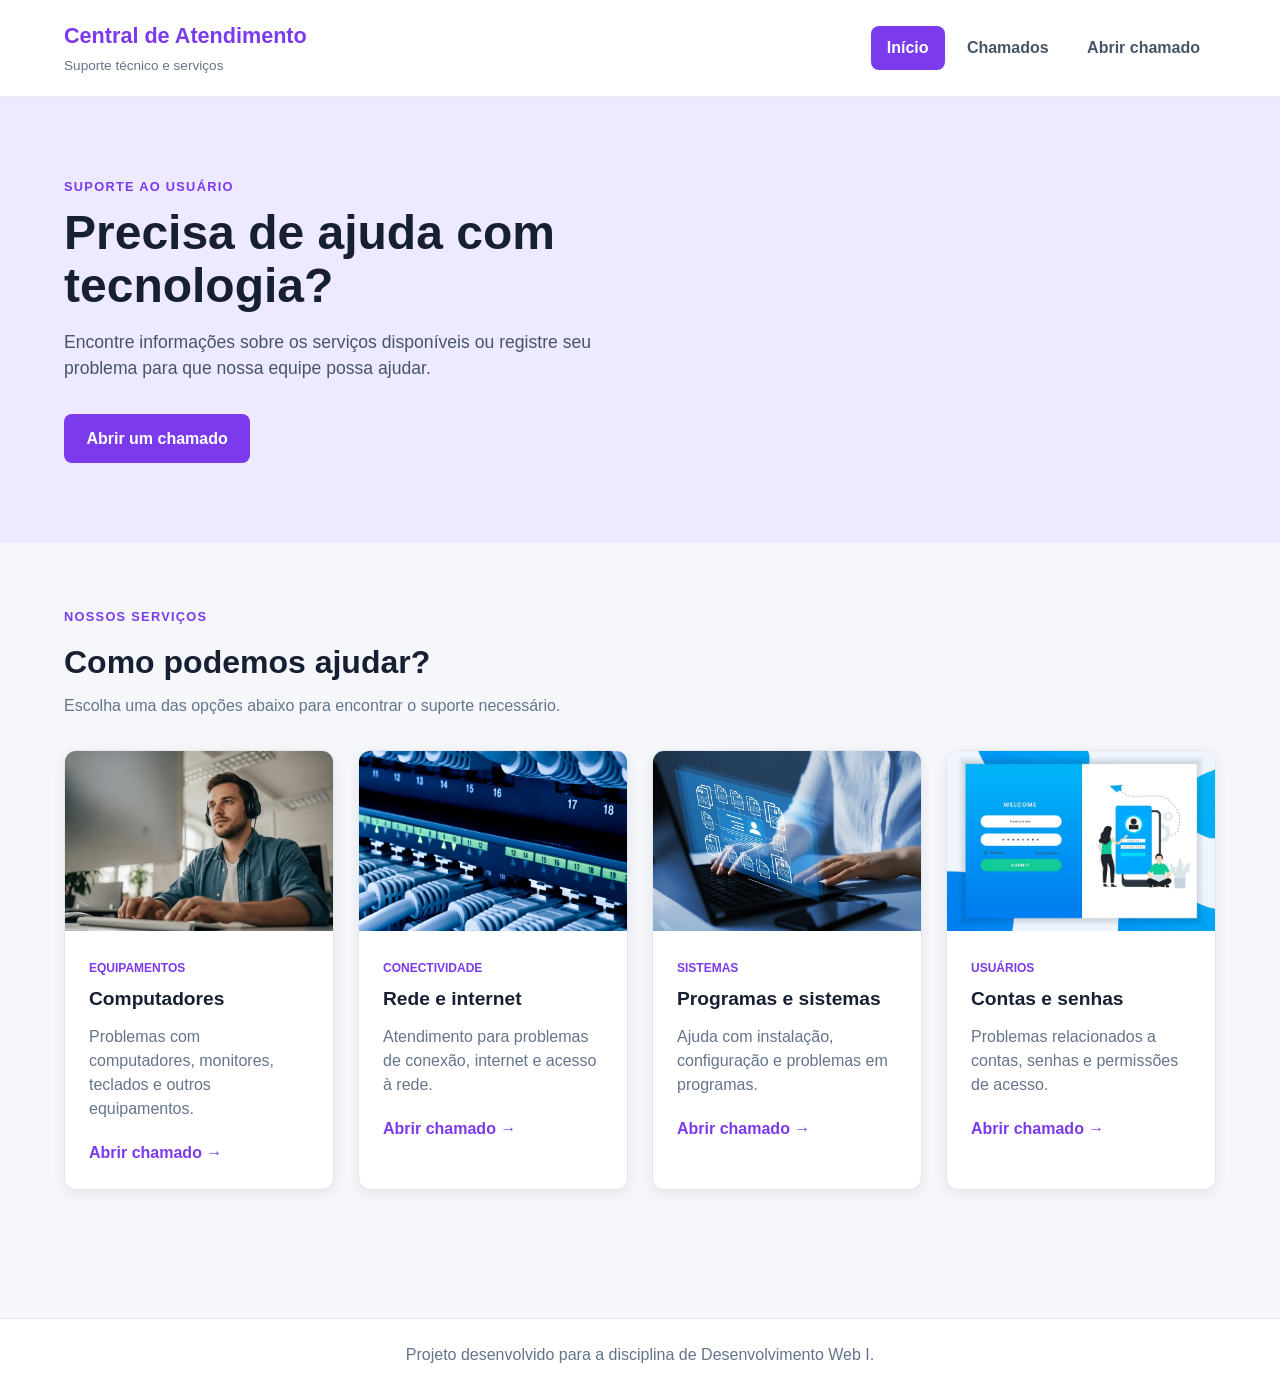
<file: index.html>
<!doctype html>
<html lang="pt-BR">
  <head>
    <meta charset="UTF-8" />
    <meta
      name="viewport"
      content="width=device-width, initial-scale=1.0"
    />

    <title>Central de Atendimento</title>

    <link
      rel="stylesheet"
      href="./assets/css/reset.css"
    />

    <link
      rel="stylesheet"
      href="./assets/css/global.css"
    />

    <link
      rel="stylesheet"
      href="./assets/css/index.css"
    />
  </head>

  <body>
    <header class="cabecalho">
      <div class="container">
        <div class="cabecalho-conteudo">
          <div class="marca">
            <h1>Central de Atendimento</h1>
            <p>Suporte técnico e serviços</p>
          </div>

          <nav
            class="navegacao"
            aria-label="Navegação principal"
          >
            <ul>
              <li>
                <a
                  href="./index.html"
                  class="pagina-atual"
                >
                  Início
                </a>
              </li>

              <li>
                <a href="./chamados.html">
                  Chamados
                </a>
              </li>

              <li>
                <a href="./abrir-chamado.html">
                  Abrir chamado
                </a>
              </li>
            </ul>
          </nav>
        </div>
      </div>
    </header>

    <main>
      <section class="destaque">
        <div class="container">
          <div class="destaque-conteudo">
            <p class="etiqueta">
              SUPORTE AO USUÁRIO
            </p>

            <h2>
              Precisa de ajuda com tecnologia?
            </h2>

            <p>
              Encontre informações sobre os serviços
              disponíveis ou registre seu problema para que
              nossa equipe possa ajudar.
            </p>

            <a
              href="./abrir-chamado.html"
              class="botao-principal"
            >
              Abrir um chamado
            </a>
          </div>
        </div>
      </section>

      <section class="servicos">
        <div class="container">
          <div class="cabecalho-secao">
            <p class="etiqueta">
              NOSSOS SERVIÇOS
            </p>

            <h2>Como podemos ajudar?</h2>

            <p>
              Escolha uma das opções abaixo para encontrar
              o suporte necessário.
            </p>
          </div>

          <div class="lista-servicos">
            <article class="servico">
              <img
                src="./assets/img/comp-atendimento.png"
                alt=""
              />

              <div class="servico-conteudo">
                <span class="categoria">
                  Equipamentos
                </span>

                <h3>Computadores</h3>

                <p>
                  Problemas com computadores, monitores,
                  teclados e outros equipamentos.
                </p>

                <a href="./abrir-chamado.html">
                  Abrir chamado →
                </a>
              </div>
            </article>

            <article class="servico">
              <img
                src="./assets/img/equip-redes.png"
                alt=""
              />

              <div class="servico-conteudo">
                <span class="categoria">
                  Conectividade
                </span>

                <h3>Rede e internet</h3>

                <p>
                  Atendimento para problemas de conexão,
                  internet e acesso à rede.
                </p>

                <a href="./abrir-chamado.html">
                  Abrir chamado →
                </a>
              </div>
            </article>

            <article class="servico">
              <img
                src="./assets/img/processamento-de-dados.jpg"
                alt=""
              />

              <div class="servico-conteudo">
                <span class="categoria">
                  Sistemas
                </span>

                <h3>Programas e sistemas</h3>

                <p>
                  Ajuda com instalação, configuração e
                  problemas em programas.
                </p>

                <a href="./abrir-chamado.html">
                  Abrir chamado →
                </a>
              </div>
            </article>

            <article class="servico">
              <img
                src="./assets/img/acesso-usuario.jpg"
                alt=""
              />

              <div class="servico-conteudo">
                <span class="categoria">
                  Usuários
                </span>

                <h3>Contas e senhas</h3>

                <p>
                  Problemas relacionados a contas, senhas e
                  permissões de acesso.
                </p>

                <a href="./abrir-chamado.html">
                  Abrir chamado →
                </a>
              </div>
            </article>
          </div>
        </div>
      </section>
    </main>

    <footer class="rodape">
      <div class="container">
        <p>
          Projeto desenvolvido para a disciplina de
          Desenvolvimento Web I.
        </p>
      </div>
    </footer>
  </body>
</html>
</file>
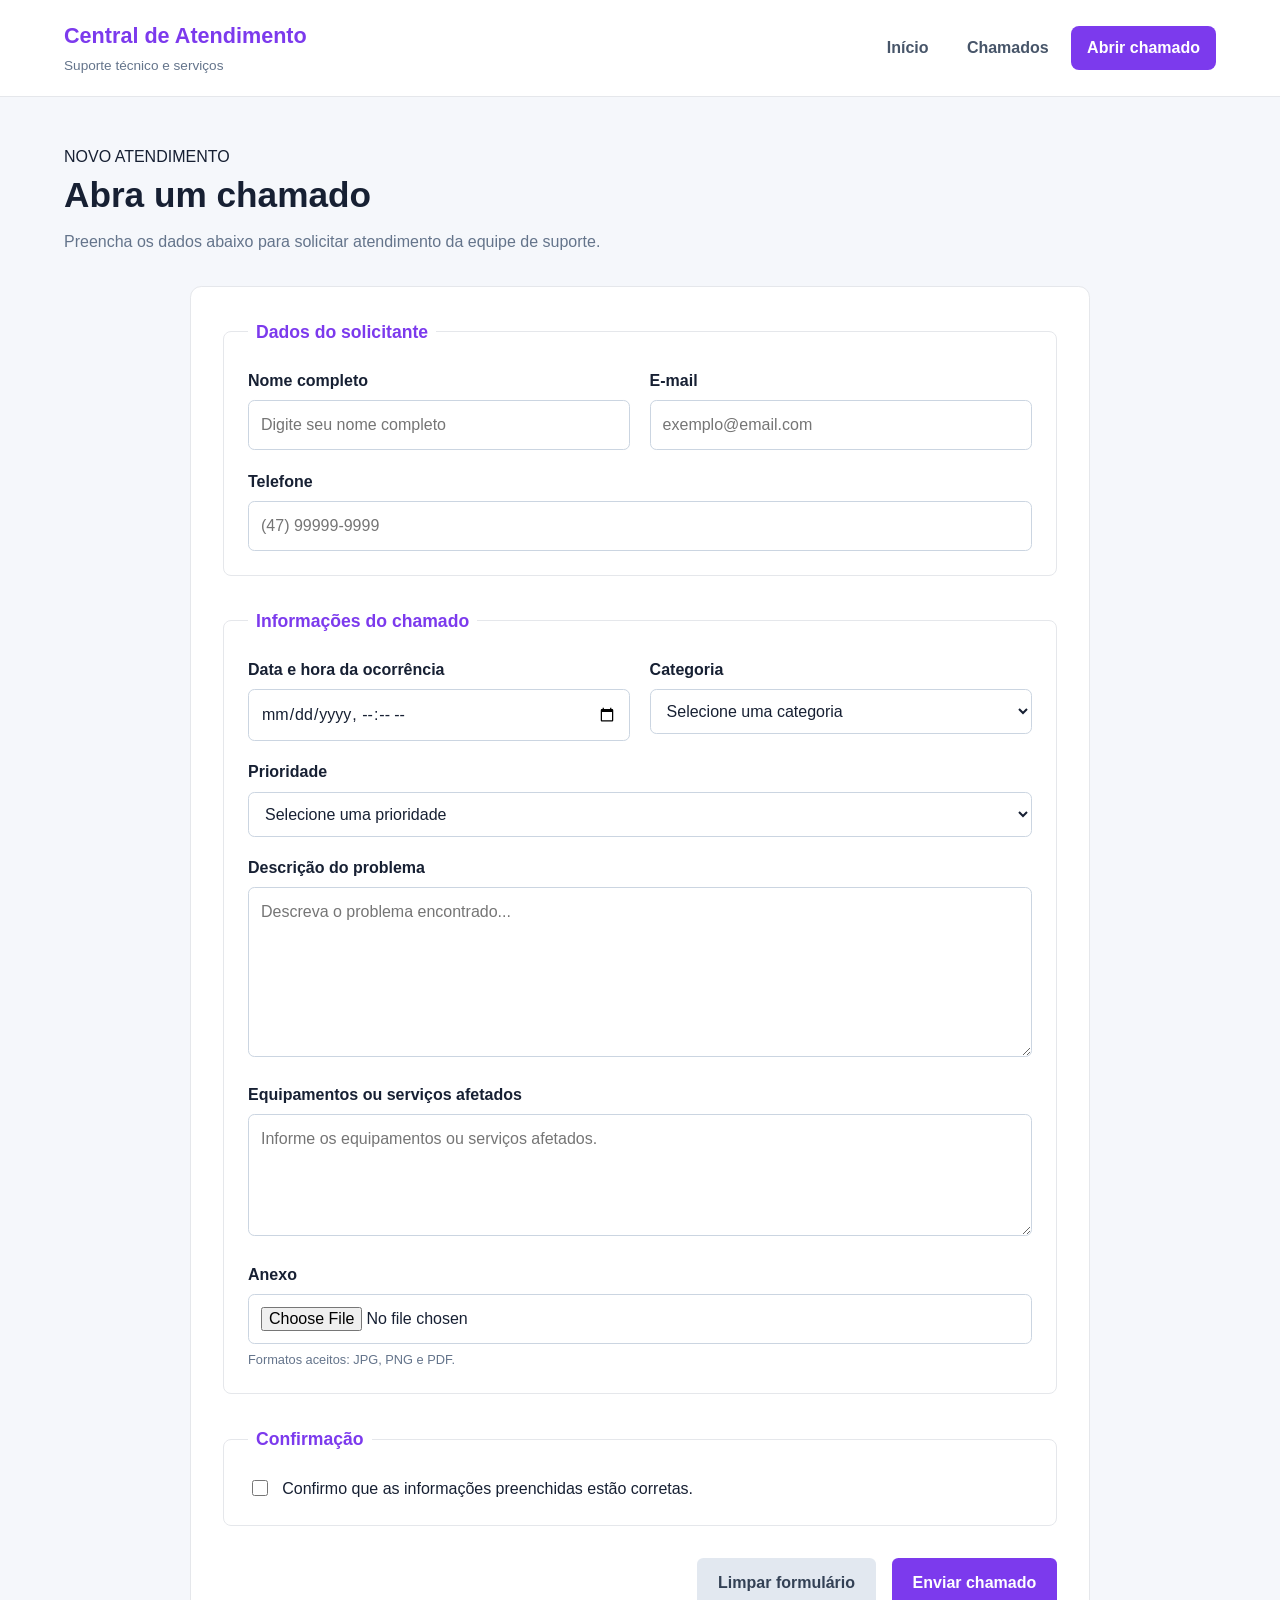
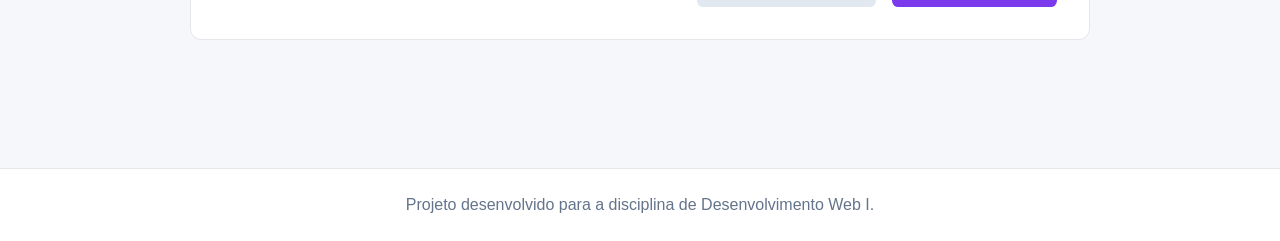
<file: abrir-chamado.html>
<!doctype html>
<html lang="pt-BR">
  <head>
    <meta charset="UTF-8" />
    <meta
      name="viewport"
      content="width=device-width, initial-scale=1.0"
    />

    <title>Abrir chamado - Central de Atendimento</title>

    <link
      rel="stylesheet"
      href="./assets/css/reset.css"
    />

    <link
      rel="stylesheet"
      href="./assets/css/global.css"
    />

    <link
      rel="stylesheet"
      href="./assets/css/abrir-chamado.css"
    />
  </head>

  <body>
    <header class="cabecalho">
      <div class="container">
        <div class="cabecalho-conteudo">
          <div class="marca">
            <h1>Central de Atendimento</h1>
            <p>Suporte técnico e serviços</p>
          </div>

          <nav
            class="navegacao"
            aria-label="Navegação principal"
          >
            <ul>
              <li>
                <a href="./index.html">
                  Início
                </a>
              </li>

              <li>
                <a href="./chamados.html">
                  Chamados
                </a>
              </li>

              <li>
                <a
                  href="./abrir-chamado.html"
                  class="pagina-atual"
                >
                  Abrir chamado
                </a>
              </li>
            </ul>
          </nav>
        </div>
      </div>
    </header>

    <main>
      <section class="formulario-pagina">
        <div class="container">
          <div class="titulo-pagina">
            <p class="etiqueta">NOVO ATENDIMENTO</p>

            <h2>Abra um chamado</h2>

            <p>
              Preencha os dados abaixo para solicitar
              atendimento da equipe de suporte.
            </p>
          </div>

          <form
            class="formulario-chamado"
            action="#"
            method="post"
            enctype="multipart/form-data"
          >
            <fieldset>
              <legend>Dados do solicitante</legend>

              <div class="grade-campos">
                <div class="campo">
                  <label for="nome">
                    Nome completo
                  </label>

                  <input
                    type="text"
                    id="nome"
                    name="nome"
                    required
                    minlength="3"
                    maxlength="100"
                    placeholder="Digite seu nome completo"
                  />
                </div>

                <div class="campo">
                  <label for="email">
                    E-mail
                  </label>

                  <input
                    type="email"
                    id="email"
                    name="email"
                    required
                    placeholder="exemplo@email.com"
                  />
                </div>

                <div class="campo">
                  <label for="telefone">
                    Telefone
                  </label>

                  <input
                    type="tel"
                    id="telefone"
                    name="telefone"
                    required
                    minlength="10"
                    maxlength="15"
                    placeholder="(47) 99999-9999"
                  />
                </div>
              </div>
            </fieldset>

            <fieldset>
              <legend>Informações do chamado</legend>

              <div class="grade-campos">
                <div class="campo">
                  <label for="ocorrencia">
                    Data e hora da ocorrência
                  </label>

                  <input
                    type="datetime-local"
                    id="ocorrencia"
                    name="ocorrencia"
                    required
                  />
                </div>

                <div class="campo">
                  <label for="categoria">
                    Categoria
                  </label>

                  <select
                    id="categoria"
                    name="categoria"
                    required
                  >
                    <option value="">
                      Selecione uma categoria
                    </option>

                    <option value="equipamentos">
                      Equipamentos
                    </option>

                    <option value="rede">
                      Rede e internet
                    </option>

                    <option value="sistemas">
                      Sistemas
                    </option>

                    <option value="acessos">
                      Contas e acessos
                    </option>
                  </select>
                </div>

                <div class="campo">
                  <label for="prioridade">
                    Prioridade
                  </label>

                  <select
                    id="prioridade"
                    name="prioridade"
                    required
                  >
                    <option value="">
                      Selecione uma prioridade
                    </option>

                    <option value="baixa">
                      Baixa
                    </option>

                    <option value="media">
                      Média
                    </option>

                    <option value="alta">
                      Alta
                    </option>

                    <option value="urgente">
                      Urgente
                    </option>
                  </select>
                </div>

                <div class="campo campo-completo">
                  <label for="descricao">
                    Descrição do problema
                  </label>

                  <textarea
                    id="descricao"
                    name="descricao"
                    required
                    minlength="10"
                    maxlength="1000"
                    rows="6"
                    placeholder="Descreva o problema encontrado..."
                  ></textarea>
                </div>

                <div class="campo campo-completo">
                  <label for="afetados">
                    Equipamentos ou serviços afetados
                  </label>

                  <textarea
                    id="afetados"
                    name="afetados"
                    maxlength="500"
                    rows="4"
                    placeholder="Informe os equipamentos ou serviços afetados."
                  ></textarea>
                </div>

                <div class="campo campo-completo">
                  <label for="arquivo">
                    Anexo
                  </label>

                  <input
                    type="file"
                    id="arquivo"
                    name="arquivo"
                    accept=".jpg,.jpeg,.png,.pdf"
                  />

                  <small>
                    Formatos aceitos: JPG, PNG e PDF.
                  </small>
                </div>
              </div>
            </fieldset>

            <fieldset class="confirmacao">
              <legend>Confirmação</legend>

              <div class="checkbox">
                <input
                  type="checkbox"
                  id="confirmacao"
                  name="confirmacao"
                  required
                />

                <label for="confirmacao">
                  Confirmo que as informações preenchidas
                  estão corretas.
                </label>
              </div>
            </fieldset>

            <div class="acoes-formulario">
              <button
                type="reset"
                class="botao-secundario"
              >
                Limpar formulário
              </button>

              <button
                type="submit"
                class="botao-principal"
              >
                Enviar chamado
              </button>
            </div>
          </form>
        </div>
      </section>
    </main>

    <footer class="rodape">
      <div class="container">
        <p>
          Projeto desenvolvido para a disciplina de
          Desenvolvimento Web I.
        </p>
      </div>
    </footer>
  </body>
</html>
</file>
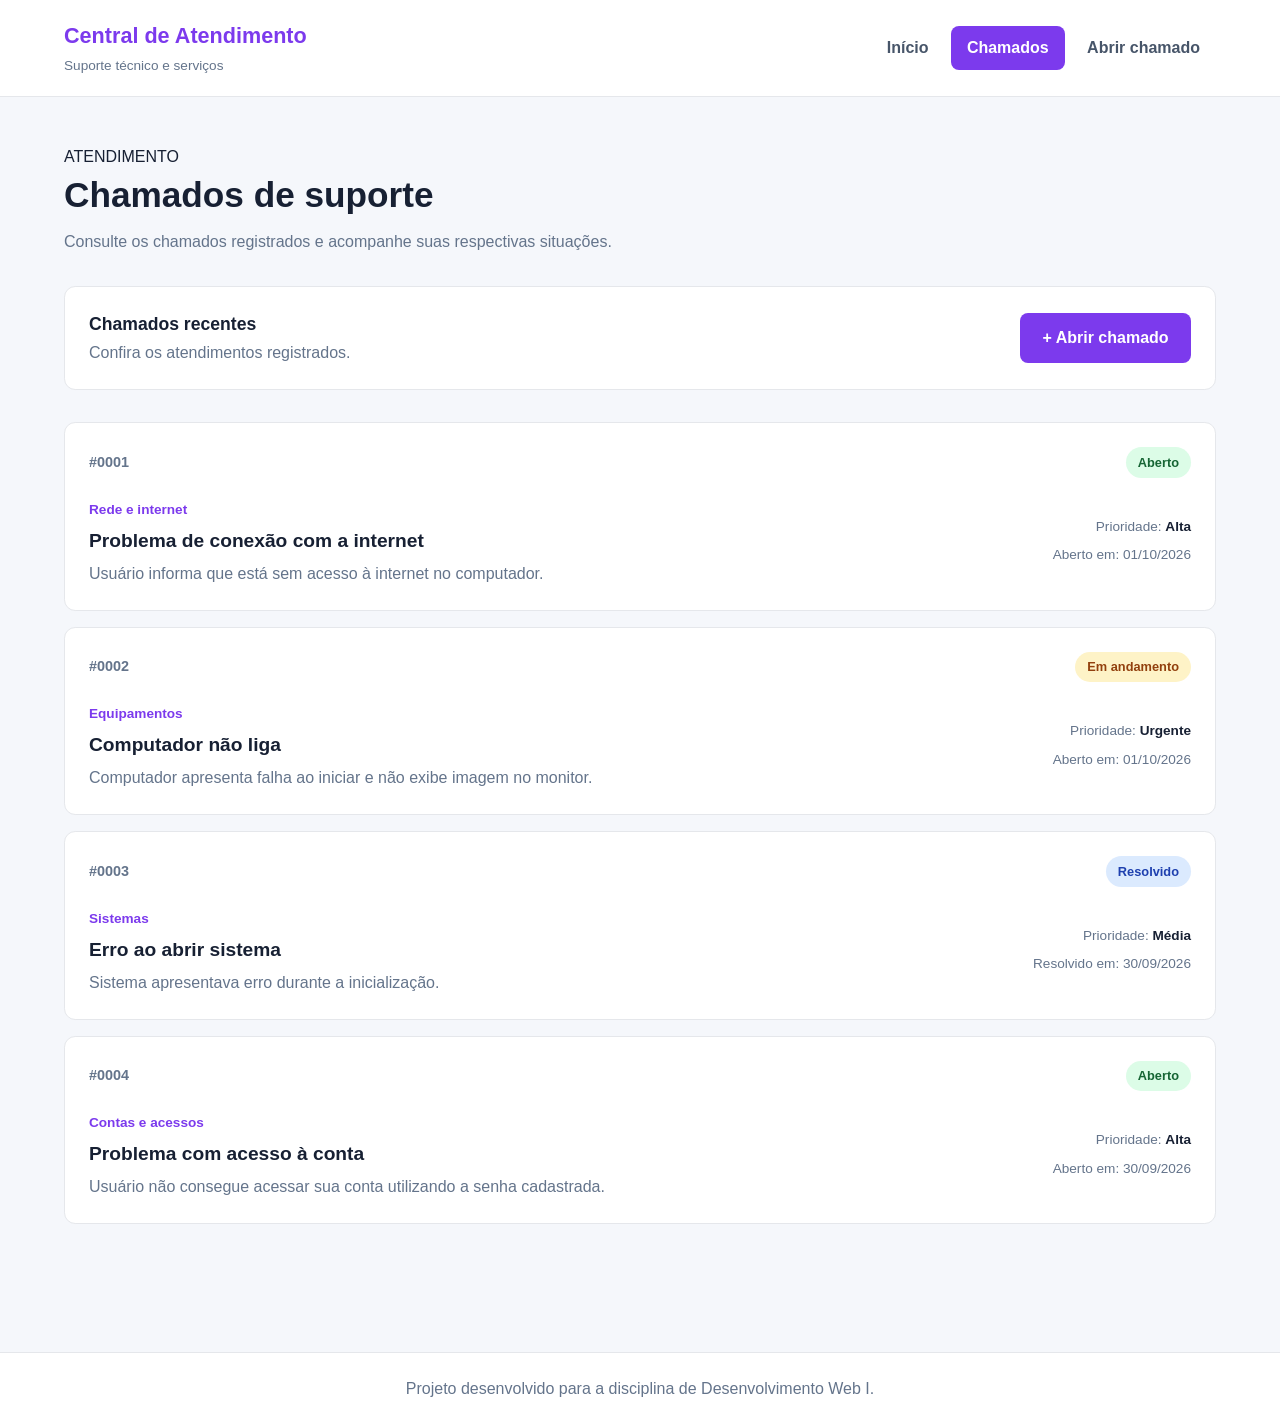
<file: chamados.html>
<!doctype html>
<html lang="pt-BR">
  <head>
    <meta charset="UTF-8" />
    <meta
      name="viewport"
      content="width=device-width, initial-scale=1.0"
    />

    <title>Chamados - Central de Atendimento</title>

    <link
      rel="stylesheet"
      href="./assets/css/reset.css"
    />

    <link
      rel="stylesheet"
      href="./assets/css/global.css"
    />

    <link
      rel="stylesheet"
      href="./assets/css/chamados.css"
    />
  </head>

  <body>
    <header class="cabecalho">
      <div class="container">
        <div class="cabecalho-conteudo">
          <div class="marca">
            <h1>Central de Atendimento</h1>
            <p>Suporte técnico e serviços</p>
          </div>

          <nav
            class="navegacao"
            aria-label="Navegação principal"
          >
            <ul>
              <li>
                <a href="./index.html">
                  Início
                </a>
              </li>

              <li>
                <a
                  href="./chamados.html"
                  class="pagina-atual"
                >
                  Chamados
                </a>
              </li>

              <li>
                <a href="./abrir-chamado.html">
                  Abrir chamado
                </a>
              </li>
            </ul>
          </nav>
        </div>
      </div>
    </header>

    <main>
      <section class="chamados-pagina">
        <div class="container">
          <div class="titulo-pagina">
            <p class="etiqueta">ATENDIMENTO</p>

            <h2>Chamados de suporte</h2>

            <p>
              Consulte os chamados registrados e acompanhe
              suas respectivas situações.
            </p>
          </div>

          <div class="acoes-chamados">
            <div>
              <strong>Chamados recentes</strong>
              <p>Confira os atendimentos registrados.</p>
            </div>

            <a
              href="./abrir-chamado.html"
              class="botao-principal"
            >
              + Abrir chamado
            </a>
          </div>

          <div class="lista-chamados">
            <article class="chamado">
              <div class="chamado-topo">
                <span class="numero">
                  #0001
                </span>

                <span class="status aberto">
                  Aberto
                </span>
              </div>

              <div class="chamado-conteudo">
                <div>
                  <span class="categoria">
                    Rede e internet
                  </span>

                  <h3>
                    Problema de conexão com a internet
                  </h3>

                  <p>
                    Usuário informa que está sem acesso
                    à internet no computador.
                  </p>
                </div>

                <div class="informacoes">
                  <span>
                    Prioridade: <strong>Alta</strong>
                  </span>

                  <span>
                    Aberto em: 01/10/2026
                  </span>
                </div>
              </div>
            </article>

            <article class="chamado">
              <div class="chamado-topo">
                <span class="numero">
                  #0002
                </span>

                <span class="status andamento">
                  Em andamento
                </span>
              </div>

              <div class="chamado-conteudo">
                <div>
                  <span class="categoria">
                    Equipamentos
                  </span>

                  <h3>
                    Computador não liga
                  </h3>

                  <p>
                    Computador apresenta falha ao iniciar
                    e não exibe imagem no monitor.
                  </p>
                </div>

                <div class="informacoes">
                  <span>
                    Prioridade: <strong>Urgente</strong>
                  </span>

                  <span>
                    Aberto em: 01/10/2026
                  </span>
                </div>
              </div>
            </article>

            <article class="chamado">
              <div class="chamado-topo">
                <span class="numero">
                  #0003
                </span>

                <span class="status resolvido">
                  Resolvido
                </span>
              </div>

              <div class="chamado-conteudo">
                <div>
                  <span class="categoria">
                    Sistemas
                  </span>

                  <h3>
                    Erro ao abrir sistema
                  </h3>

                  <p>
                    Sistema apresentava erro durante a
                    inicialização.
                  </p>
                </div>

                <div class="informacoes">
                  <span>
                    Prioridade: <strong>Média</strong>
                  </span>

                  <span>
                    Resolvido em: 30/09/2026
                  </span>
                </div>
              </div>
            </article>

            <article class="chamado">
              <div class="chamado-topo">
                <span class="numero">
                  #0004
                </span>

                <span class="status aberto">
                  Aberto
                </span>
              </div>

              <div class="chamado-conteudo">
                <div>
                  <span class="categoria">
                    Contas e acessos
                  </span>

                  <h3>
                    Problema com acesso à conta
                  </h3>

                  <p>
                    Usuário não consegue acessar sua conta
                    utilizando a senha cadastrada.
                  </p>
                </div>

                <div class="informacoes">
                  <span>
                    Prioridade: <strong>Alta</strong>
                  </span>

                  <span>
                    Aberto em: 30/09/2026
                  </span>
                </div>
              </div>
            </article>
          </div>
        </div>
      </section>
    </main>

    <footer class="rodape">
      <div class="container">
        <p>
          Projeto desenvolvido para a disciplina de
          Desenvolvimento Web I.
        </p>
      </div>
    </footer>
  </body>
</html>
</file>
<file: assets/css/global.css>
:root {
  --fundo: #f5f7fb;
  --texto: #172033;
  --primaria: #7c3aed;
  --primaria-escura: #5b21b6;
  --branco: #ffffff;
  --borda: #e5e7eb;
  --cinza: #64748b;
}

html {
  font-size: 100%;
}

body {
  margin: 0;
  color: var(--texto);
  background-color: var(--fundo);
  font-family: Arial, Helvetica, sans-serif;
}

a {
  color: inherit;
  text-decoration: none;
}

ul {
  margin: 0;
  padding: 0;
  list-style: none;
}

button,
input,
select,
textarea {
  font: inherit;
}

img {
  max-width: 100%;
  height: auto;
}

.container {
  width: 90%;
  max-width: 1180px;
  margin: 0 auto;
}

/* Cabeçalho */

.cabecalho {
  background-color: var(--branco);
  border-bottom: 1px solid var(--borda);
}

.cabecalho-conteudo {
  display: flex;
  align-items: center;
  justify-content: space-between;
  gap: 2rem;
  padding: 1.25rem 0;
}

.marca h1 {
  color: var(--primaria);
  font-size: 1.35rem;
}

.marca p {
  margin-top: 0.2rem;
  color: var(--cinza);
  font-size: 0.85rem;
}

.navegacao ul {
  display: flex;
  gap: 0.4rem;
}

.navegacao a {
  display: block;
  padding: 0.65rem 1rem;
  border-radius: 0.5rem;
  color: #475569;
  font-weight: bold;
}

.navegacao a:hover,
.navegacao a.pagina-atual {
  color: var(--branco);
  background-color: var(--primaria);
}

/* Botões */

.botao-principal {
  display: inline-block;
  padding: 0.8rem 1.4rem;
  color: var(--branco);
  background-color: var(--primaria);
  border-radius: 0.5rem;
  font-weight: bold;
}

.botao-principal:hover {
  background-color: var(--primaria-escura);
}

/* Rodapé */

.rodape {
  margin-top: 4rem;
  padding: 1.5rem 0;
  background-color: var(--branco);
  border-top: 1px solid var(--borda);
}

.rodape p {
  color: var(--cinza);
  text-align: center;
}

/* Responsividade */

@media (max-width: 700px) {
  .cabecalho-conteudo {
    flex-direction: column;
    align-items: stretch;
  }

  .marca {
    text-align: center;
  }

  .navegacao ul {
    flex-direction: column;
  }

  .navegacao a {
    text-align: center;
  }
}
</file>
<file: assets/css/index.css>
.destaque {
  padding: 5rem 0;
  background-color: #ede9fe;
}

.destaque-conteudo {
  max-width: 700px;
}

.etiqueta {
  margin-bottom: 0.7rem;
  color: var(--primaria);
  font-size: 0.8rem;
  font-weight: bold;
  letter-spacing: 0.08rem;
}

.destaque h2 {
  margin-bottom: 1rem;
  font-size: 3rem;
  line-height: 1.1;
}

.destaque-conteudo > p:not(.etiqueta) {
  max-width: 600px;
  margin-bottom: 2rem;
  color: #475569;
  font-size: 1.1rem;
}

.servicos {
  padding: 4rem 0;
}

.cabecalho-secao {
  margin-bottom: 2rem;
}

.cabecalho-secao h2 {
  margin-bottom: 0.5rem;
  font-size: 2rem;
}

.cabecalho-secao p:last-child {
  color: var(--cinza);
}

.lista-servicos {
  display: flex;
  flex-direction: row;
  flex-wrap: nowrap;
  gap: 1.5rem;
}

.servico {
  flex: 1 1 0;
  min-width: 0;
  overflow: hidden;
  background-color: var(--branco);
  border: 1px solid var(--borda);
  border-radius: 0.75rem;
  box-shadow: 0 4px 14px rgb(23 32 51 / 8%);
}

.servico img {
  display: block;
  width: 100%;
  height: 180px;
  object-fit: cover;
}

.servico-conteudo {
  padding: 1.5rem;
}

.categoria {
  display: inline-block;
  margin-bottom: 0.5rem;
  color: var(--primaria);
  font-size: 0.75rem;
  font-weight: bold;
  text-transform: uppercase;
}

.servico h3 {
  margin-bottom: 0.75rem;
  font-size: 1.2rem;
}

.servico-conteudo p {
  min-height: 72px;
  margin-bottom: 1.2rem;
  color: var(--cinza);
}

.servico-conteudo a {
  color: var(--primaria);
  font-weight: bold;
}

.servico-conteudo a:hover {
  color: var(--primaria-escura);
  text-decoration: underline;
}

@media (max-width: 900px) {
  .lista-servicos {
    flex-wrap: wrap;
  }

  .servico {
    flex: 1 1 calc(50% - 0.75rem);
  }
}

@media (max-width: 700px) {
  .destaque {
    padding: 3.5rem 0;
  }

  .destaque h2 {
    font-size: 2.2rem;
  }

  .lista-servicos {
    flex-direction: column;
  }

  .servico {
    width: 100%;
  }
}
</file>
<file: assets/css/abrir-chamado.css>
.formulario-pagina {
  padding: 3rem 0 4rem;
}

.titulo-pagina {
  max-width: 700px;
  margin-bottom: 2rem;
}

.titulo-pagina h2 {
  margin-bottom: 0.5rem;
  font-size: 2.2rem;
}

.titulo-pagina p:last-child {
  color: var(--cinza);
}

.formulario-chamado {
  max-width: 900px;
  margin: 0 auto;
  padding: 2rem;
  background-color: var(--branco);
  border: 1px solid var(--borda);
  border-radius: 0.7rem;
}

.formulario-chamado fieldset {
  margin: 0 0 2rem;
  padding: 1.5rem;
  border: 1px solid var(--borda);
  border-radius: 0.5rem;
}

.formulario-chamado legend {
  padding: 0 0.5rem;
  color: var(--primaria);
  font-size: 1.1rem;
  font-weight: bold;
}

.grade-campos {
  display: flex;
  flex-wrap: wrap;
  gap: 1.2rem;
}

.campo {
  flex: 1 1 250px;
}

.campo-completo {
  flex-basis: 100%;
}

.campo label {
  display: block;
  margin-bottom: 0.45rem;
  font-weight: bold;
}

.campo input,
.campo select,
.campo textarea {
  width: 100%;
  padding: 0.75rem;
  color: var(--texto);
  background-color: var(--branco);
  border: 1px solid #cbd5e1;
  border-radius: 0.4rem;
}

.campo textarea {
  min-height: 100px;
  resize: vertical;
}

.campo input:focus,
.campo select:focus,
.campo textarea:focus {
  outline: 2px solid #c4b5fd;
  border-color: var(--primaria);
}

.campo small {
  display: block;
  margin-top: 0.4rem;
  color: var(--cinza);
  font-size: 0.8rem;
}

.confirmacao {
  margin-bottom: 1.5rem;
}

.checkbox {
  display: flex;
  align-items: flex-start;
  gap: 0.7rem;
}

.checkbox input {
  width: 1rem;
  height: 1rem;
  margin-top: 0.2rem;
}

.checkbox label {
  cursor: pointer;
}

.acoes-formulario {
  display: flex;
  justify-content: flex-end;
  gap: 1rem;
}

.acoes-formulario button {
  padding: 0.8rem 1.3rem;
  border: 0;
  border-radius: 0.4rem;
  cursor: pointer;
  font-weight: bold;
}

.botao-secundario {
  color: #334155;
  background-color: #e2e8f0;
}

.botao-secundario:hover {
  background-color: #cbd5e1;
}

@media (max-width: 700px) {
  .formulario-pagina {
    padding: 2rem 0;
  }

  .formulario-chamado {
    padding: 1rem;
  }

  .formulario-chamado fieldset {
    padding: 1rem;
  }

  .grade-campos {
    flex-direction: column;
  }

  .campo,
  .campo-completo {
    width: 100%;
    flex-basis: auto;
  }

  .acoes-formulario {
    flex-direction: column-reverse;
  }

  .acoes-formulario button {
    width: 100%;
  }
}
</file>
<file: assets/css/chamados.css>
.chamados-pagina {
  padding: 3rem 0 4rem;
}

.titulo-pagina {
  max-width: 700px;
  margin-bottom: 2rem;
}

.titulo-pagina h2 {
  margin-bottom: 0.5rem;
  font-size: 2.2rem;
}

.titulo-pagina p:last-child {
  color: var(--cinza);
}

.acoes-chamados {
  display: flex;
  align-items: center;
  justify-content: space-between;
  gap: 2rem;
  margin-bottom: 2rem;
  padding: 1.5rem;
  background-color: var(--branco);
  border: 1px solid var(--borda);
  border-radius: 0.7rem;
}

.acoes-chamados strong {
  font-size: 1.1rem;
}

.acoes-chamados p {
  margin-top: 0.25rem;
  color: var(--cinza);
}

.lista-chamados {
  display: flex;
  flex-direction: column;
  gap: 1rem;
}

.chamado {
  padding: 1.5rem;
  background-color: var(--branco);
  border: 1px solid var(--borda);
  border-radius: 0.7rem;
}

.chamado:hover {
  border-color: var(--primaria);
}

.chamado-topo {
  display: flex;
  align-items: center;
  justify-content: space-between;
  gap: 1rem;
  margin-bottom: 1.2rem;
}

.numero {
  color: var(--cinza);
  font-size: 0.9rem;
  font-weight: bold;
}

.status {
  padding: 0.35rem 0.75rem;
  border-radius: 999px;
  font-size: 0.8rem;
  font-weight: bold;
}

.status.aberto {
  color: #166534;
  background-color: #dcfce7;
}

.status.andamento {
  color: #92400e;
  background-color: #fef3c7;
}

.status.resolvido {
  color: #1e40af;
  background-color: #dbeafe;
}

.chamado-conteudo {
  display: flex;
  justify-content: space-between;
  gap: 2rem;
}

.categoria {
  display: inline-block;
  margin-bottom: 0.4rem;
  color: var(--primaria);
  font-size: 0.85rem;
  font-weight: bold;
}

.chamado h3 {
  margin-bottom: 0.4rem;
  font-size: 1.2rem;
}

.chamado-conteudo p {
  max-width: 650px;
  color: var(--cinza);
}

.informacoes {
  display: flex;
  flex-direction: column;
  align-items: flex-end;
  justify-content: center;
  gap: 0.5rem;
  min-width: 190px;
  color: var(--cinza);
  font-size: 0.85rem;
  text-align: right;
}

.informacoes strong {
  color: var(--texto);
}

@media (max-width: 700px) {
  .chamados-pagina {
    padding: 2rem 0;
  }

  .acoes-chamados {
    align-items: stretch;
    flex-direction: column;
  }

  .acoes-chamados .botao-principal {
    text-align: center;
  }

  .chamado-conteudo {
    flex-direction: column;
  }

  .informacoes {
    align-items: flex-start;
    min-width: auto;
    text-align: left;
  }
}
</file>
